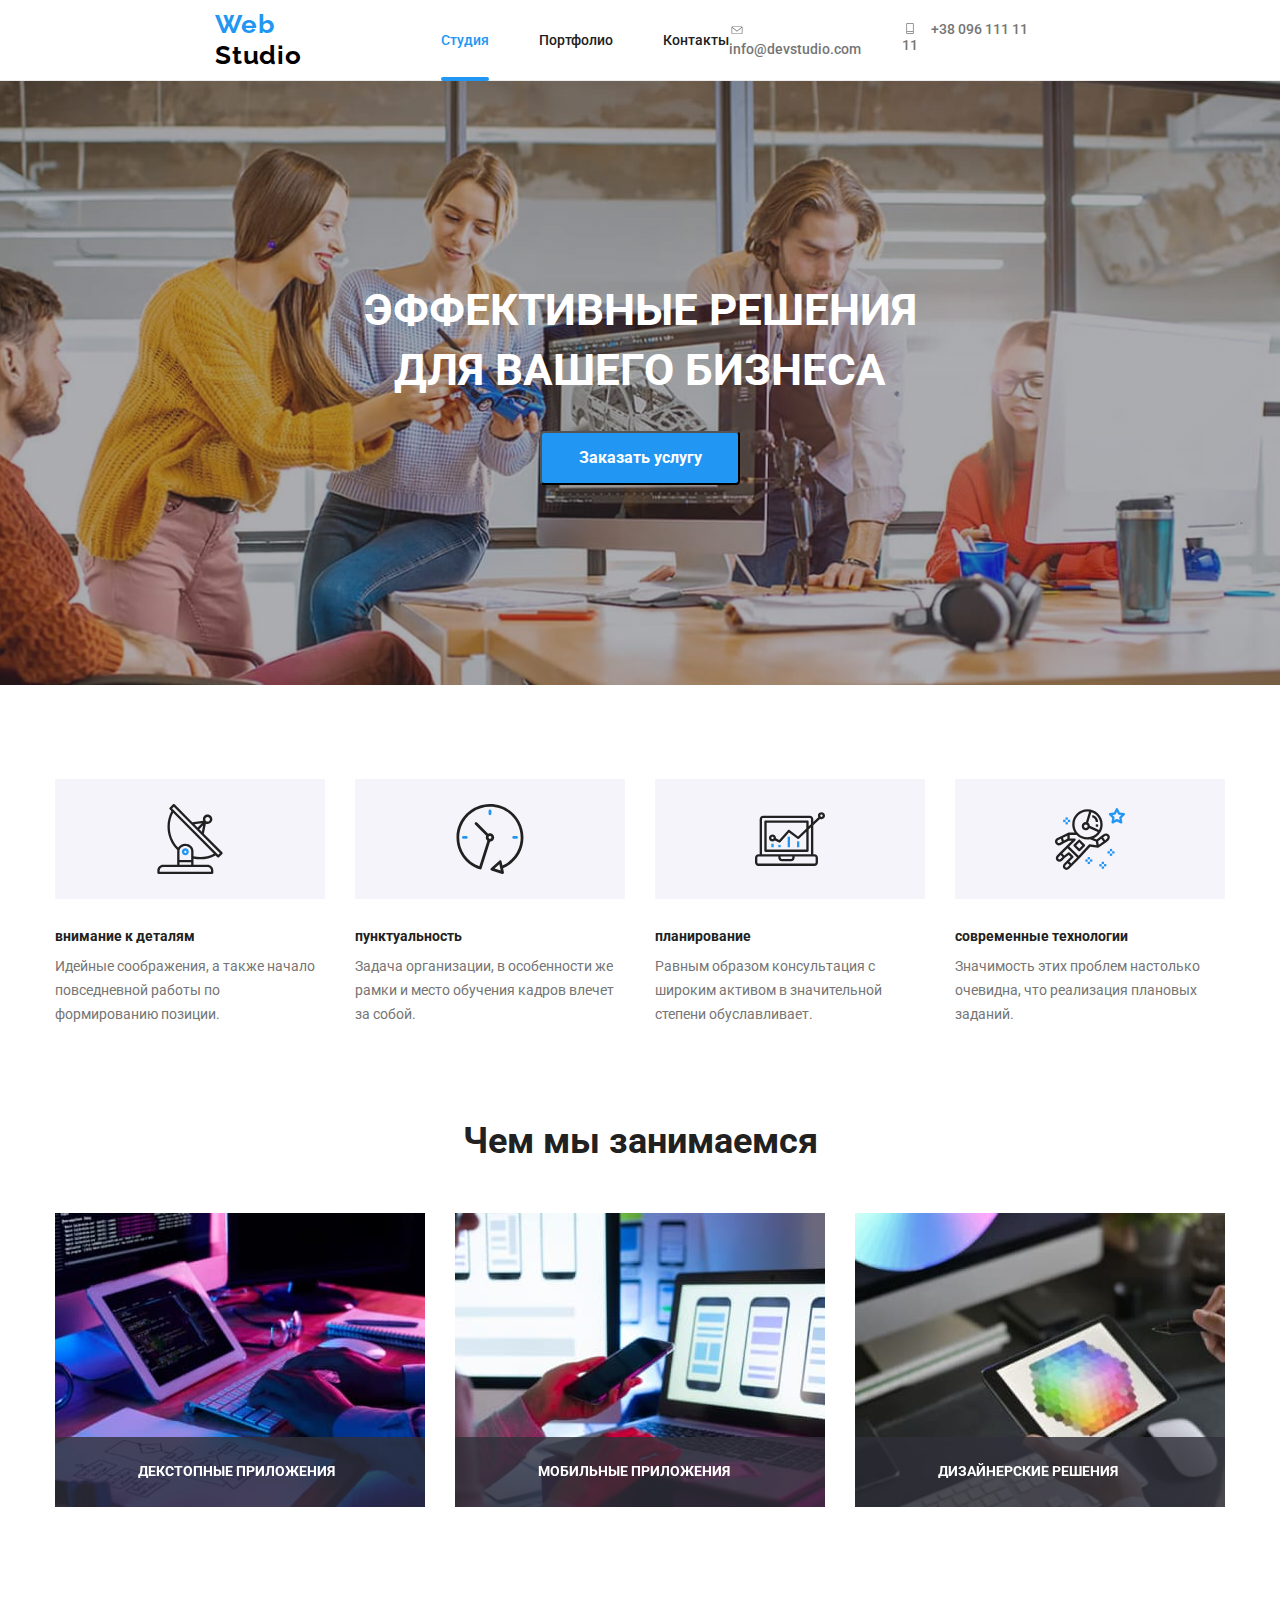
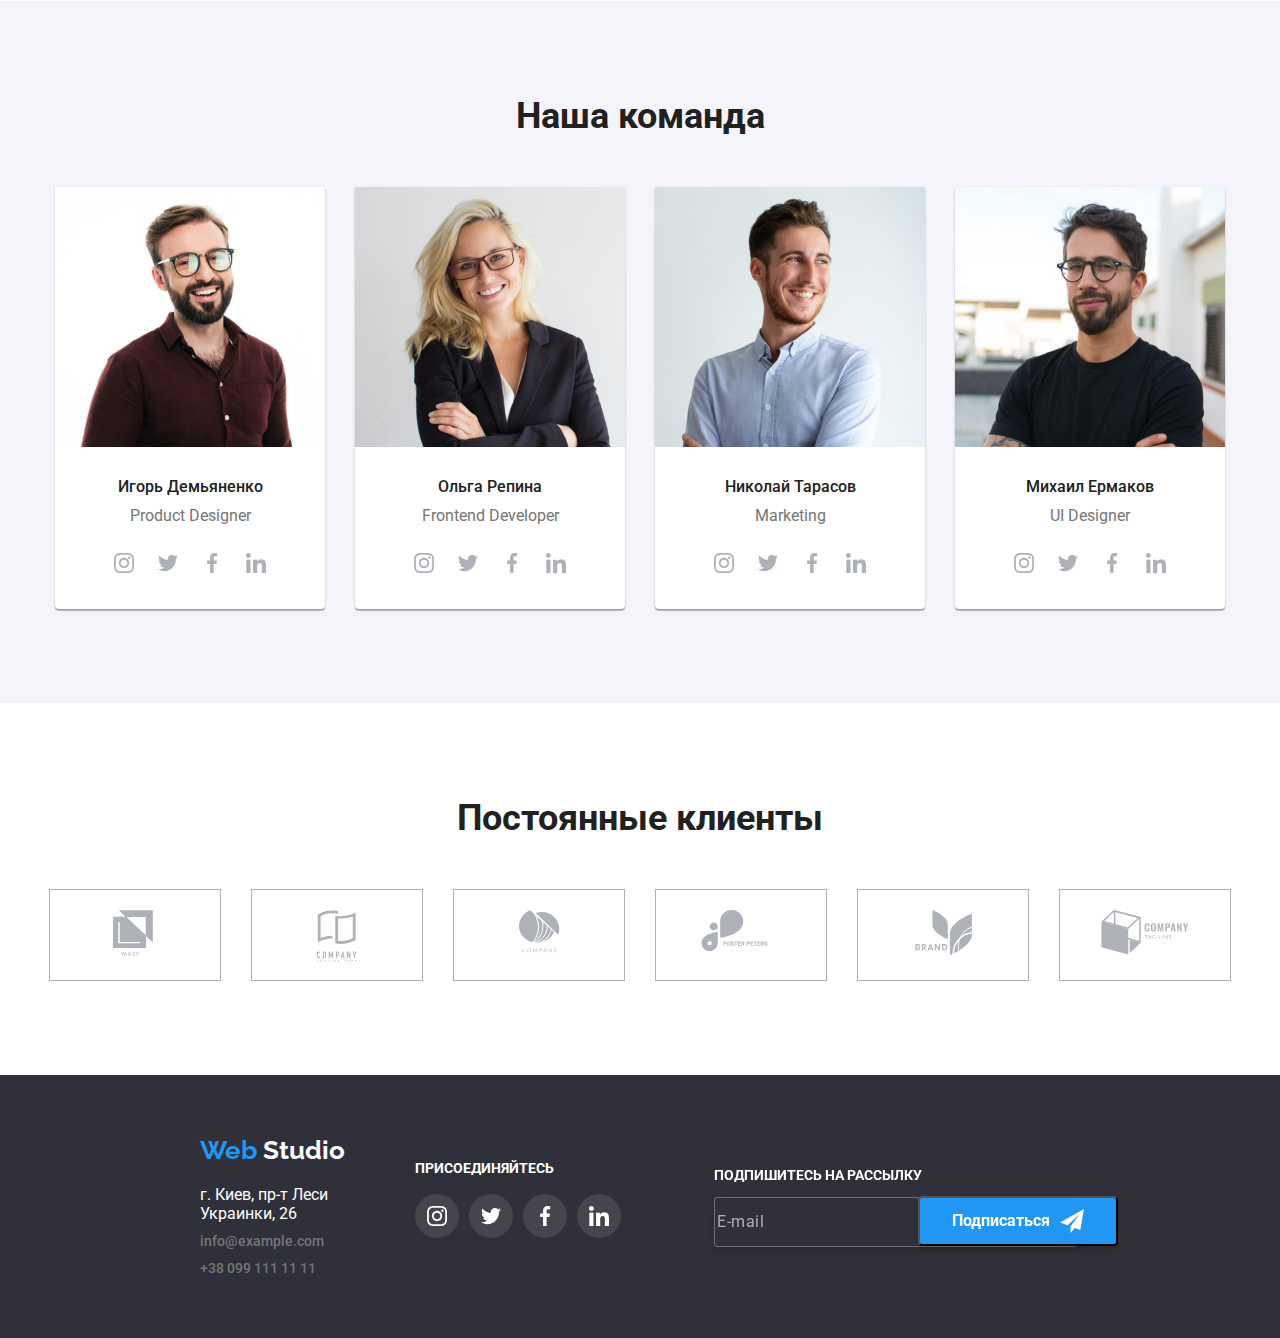
<file: index.html>
<!DOCTYPE html>
<html lang="ru">
  <head>
    <meta charset="UTF-8" />
    <meta name="viewport" content="width=device-width, initial-scale=1.0" />
    <title>Web Studio</title>
    <link
      href="https://fonts.googleapis.com/css2?family=Raleway:wght@700&family=Roboto:wght@400;500;700&display=swap"
      rel="stylesheet"
    />
    <link rel="stylesheet" href="./css/normalize.css" />
    <link rel="stylesheet" href="./css/styles.css" />
  </head>

  <body>
    <header>
      <div class="header-container">
        <a href="./index.html" class="logo">
          <span class="part-of-logo">Web </span> Studio
        </a>
        <nav>
          <ul class="site-nav list">
            <li class="item">
              <a href="./index.html" class="site-nav-link current">Студия</a>
            </li>
            <li class="item">
              <a href="./portfolio.html" class="site-nav-link">Портфолио</a>
            </li>
            <li class="item">
              <a href="#" class="site-nav-link">Контакты</a>
            </li>
          </ul>
        </nav>
        <ul class="list contacts-list">
          <li>
            <a class="contacts-link" href="mailto:info@devstudio.com">
              <svg class="contacts-item">
                <use href="./images/symbol-defs.svg#icon-envelope"></use></svg>info@devstudio.com</a
            >
          </li>
        
            <a class="contacts-link" href="tel:+380961111111"
              ><svg class="contacts-item">
                <use href="./images/symbol-defs.svg#icon-smartphone"></use>
              </svg>
              +38 096 111 11 11</a
            >
          </li>
        </ul>
      </div>
    </header>

    <main>
      <section class="hero overlay">
        <h1 class="hero-title">
          эффективные решения <br />
          для вашего бизнеса
        </h1>
        <button data-modal-open class="open-button">Заказать услугу</button>
        <div class="backdrop is-hidden" data-modal>
        
     <div class="modal">
      
          <form class="modal-form">
           <button data-modal-close class="close-button">
            <svg class="button-icon">
              <use href="./images/button.svg"></use>
            </svg>
           </button>
            <b class="form-header">Оставьте свои данные, мы вам перезвоним </b>
            <div class="modal-field">
            <label class="label" for="name">Имя</label>
              <input class="field" type="text" name="name" id="name">
              <svg class="name-svg"  width="12px" height="12px">
                <use href="./images/symbol-defs.svg#name-icon"></use>
              </svg>
            
</div>
<div class="modal-field">
              <label class="label" for="tel">Телефон</label>
              <input class="field" type="tel" name="tel" id="tel">
              <svg class="tel-svg" width="12px" height="12px">
                <use href="./images/symbol-defs.svg#tel-icon"></use>
              </svg>
</div>
<div class="modal-field">
            <label class="label" for="email">Почта</label>
            <input class="field" type="email" name="email" id="email">
            <svg class="mail-svg" width="12px" height="12px">
              <use href="../images/symbol-defs.svg#mail-icon"></use>
            </svg>
</div>
<div class= "modal-field">
          <label class="label" for="comment">Комментарий</label>
            <textarea class="comment-field" name="comment" id="comment" rows="10" placeholder="Введите текст"></textarea>
</div>
<div class="checkbox-field">
    <input class="checkbox" type="checkbox" name="checkbox" id="checkbox" value="policy" > 
  <label class="policy-label" for="checkbox">Соглашаюсь с рассылкой и принимаю <span><a class="form-link" href="">Условия договора</a></span></label>
            </div>
            <div class="button-field">
  <button class="form-button" type="submit">Отправить</button>
  </div>
            
          </form>
        </div>
        </div>
      </section>
      <section class="container">
        <h2 class="visually-hidden">преимущества</h2>
        <ul class="advantages-list">
          <li class="advantages-list-items list">
            <div class="background">
            <svg class="advantages-items" width="70px" height="70px">
              <use href="./images/symbol-defs.svg#icon-antenna"></use>
            </svg>
            </div>
            <h3 class="advantages-title">внимание к деталям</h3>
            <p class="descriptions">
              Идейные соображения, а также начало повседневной работы по
              формированию позиции.
              
            
            </p>
            
          </li>
          <li class="advantages-list-items list">
            <div class="background">
            <svg class="advantages-items" >
              <use href="./images/symbol-defs.svg#icon-clock"></use>
            </svg>
            </div>
            <h3 class="advantages-title">пунктуальность</h3>
            <p class="descriptions">
              Задача организации, в особенности же рамки и место обучения кадров
              влечет за собой.
            </p>
          </li>
          <li class="advantages-list-items list">
            <div class="background">
            <svg class="advantages-items">
              <use href="./images/symbol-defs.svg#icon-diagram"></use>
            </svg>
            </div>
            <h3 class="advantages-title">планирование</h3>
            <p class="descriptions">
              Равным образом консультация с широким активом в значительной
              степени обуславливает.
            </p>
          </li>
          <li class="advantages-list-items list">
            <div class="background">
            <svg class="advantages-items" >
              <use href="./images/symbol-defs.svg#icon-astronaut"></use>
            </svg>
            </div>
            <h3 class="advantages-title">современные технологии</h3>
            <p class="descriptions">
              Значимость этих проблем настолько очевидна, что реализация
              плановых заданий.
            </p>
          </li>
        </ul>
      </section>

      <section class="container">
        <h2 class="section-title">Чем мы занимаемся</h2>
        <ul class="list what-we-do-list">
          <li class="what-we-do-items">
            <div class="layer">
            <img
              src="./images/img1.jpg"
              alt="ноутбук"
              height="294"
              width="370"
            />
           <div class="layer-text">декстопные приложения</div>
            </div>
          </li>
          <li class="what-we-do-items">
            <div class="layer">
            <img
              src="./images/img2.jpg"
              alt="мобильный телефон"
              height="294"
              width="370"
            />
            <div class="layer-text">мобильные приложения</div>
            </div>
          </li>
          <li class="what-we-do-items">
            <div class="layer">
            <img
              src="./images/img3.jpg"
              alt="монитор"
              height="294"
              width="370"
            />
            <div class="layer-text">дизайнерские решения</div>
            </div>
          </li>
        </ul>
      </section>

      <section>
        <div class="team-container">
          <h2 class="section-title team">Наша команда</h2>
          <ul class="list team-list">
            <li class="team-list-item">
              <img
                src="./images/Игорь.jpg"
                alt="Игорь"
                height="260"
                width="270"
              />
              <h3 class="names-item">Игорь Демьяненко</h3>
              <p class="jobs">Product Designer</p>
              <ul class="list social-links-list">
                <li>
                  <a class="social-links" href="#">
                    <svg class="social-links-svg">
                      <use href="./images/symbol-defs.svg#icon-instagram"></use>
                    </svg>
                  </a>
                </li>
                <li>
                  <a class="social-links" href="#">
                    <svg class="social-links-svg">
                      <use href="./images/symbol-defs.svg#icon-twitter"></use>
                    </svg>
                  </a>
                </li>
                <li>
                  <a class="social-links" href="#">
                    <svg class="social-links-svg">
                      <use href="./images/symbol-defs.svg#icon-facebook"></use>
                    </svg>
                  </a>
                </li>
                <li>
                  <a class="social-links" href="#">
                    <svg class="social-links-svg">
                      <use href="./images/symbol-defs.svg#icon-linkedin"></use>
                    </svg>
                  </a>
                </li>
              </ul>
            </li>

            <li class="team-list-item">
              <img
                src="./images/Ольга.jpg"
                alt="Ольга"
                height="260"
                width="270"
              />
              <h3 class="names-item">Ольга Репина</h3>
              <p class="jobs">Frontend Developer</p>
              <ul class="list social-links-list">
                <li>
                  <a class="social-links" href="#">
                    <svg class="social-links-svg">
                      <use href="./images/symbol-defs.svg#icon-instagram"></use>
                    </svg>
                  </a>
                </li>
                <li>
                  <a class="social-links" href="#">
                    <svg class="social-links-svg">
                      <use href="./images/symbol-defs.svg#icon-twitter"></use>
                    </svg>
                  </a>
                </li>
                <li>
                  <a class="social-links" href="#">
                    <svg class="social-links-svg">
                      <use href="./images/symbol-defs.svg#icon-facebook"></use>
                    </svg>
                  </a>
                </li>
                <li>
                  <a class="social-links" href="#">
                    <svg class="social-links-svg">
                      <use href="./images/symbol-defs.svg#icon-linkedin"></use>
                    </svg>
                  </a>
                </li>
              </ul>
            </li>

            <li class="team-list-item">
              <img
                src="./images/Николай.jpg"
                alt="Николай"
                height="260"
                width="270"
              />
              <h3 class="names-item">Николай Тарасов</h3>
              <p class="jobs">Marketing</p>
              <ul class="list social-links-list">
                <li>
                  <a class="social-links" href="#">
                    <svg class="social-links-svg">
                      <use href="./images/symbol-defs.svg#icon-instagram"></use>
                    </svg>
                  </a>
                </li>
                <li>
                  <a class="social-links" href="#">
                    <svg class="social-links-svg">
                      <use href="./images/symbol-defs.svg#icon-twitter"></use>
                    </svg>
                  </a>
                </li>
                <li>
                  <a class="social-links" href="#">
                    <svg class="social-links-svg">
                      <use href="./images/symbol-defs.svg#icon-facebook"></use>
                    </svg>
                  </a>
                </li>
                <li>
                  <a class="social-links" href="#">
                    <svg class="social-links-svg">
                      <use href="./images/symbol-defs.svg#icon-linkedin"></use>
                    </svg>
                  </a>
                </li>
              </ul>
            </li>

            <li class="team-list-item">
              <img
                src="./images/Михаил.jpg"
                alt="Михаил"
                height="260"
                width="270"
              />
              <h3 class="names-item">Михаил Ермаков</h3>
              <p class="jobs">UI Designer</p>
              <ul class="list social-links-list">
                <li>
                  <a class="social-links" href="#">
                    <svg class="social-links-svg">
                      <use href="./images/symbol-defs.svg#icon-instagram"></use>
                    </svg>
                  </a>
                </li>
                <li>
                  <a class="social-links" href="#">
                    <svg class="social-links-svg">
                      <use href="./images/symbol-defs.svg#icon-twitter"></use>
                    </svg>
                  </a>
                </li>
                <li>
                  <a class="social-links" href="#">
                    <svg class="social-links-svg">
                      <use href="./images/symbol-defs.svg#icon-facebook"></use>
                    </svg>
                  </a>
                </li>
                <li>
                  <a class="social-links" href="#">
                    <svg class="social-links-svg">
                      <use href="./images/symbol-defs.svg#icon-linkedin"></use>
                    </svg>
                  </a>
                </li>
              </ul>
            </li>
          </ul>
        </div>
      </section>

      <section class="container">
        <h2 class="section-title">Постоянные клиенты</h2>
        <ul class="list clients-list">
          <li class="clients"><a href="#" class="clients-link">
            <svg class="clients-svg" width="44px" height="49px">
              <use href="./images/symbol-defs.svg#icon-logo1"></use>
            </svg>
          </a></li>
          <li class="clients"><a href="#" class="clients-link">
            <svg class="clients-svg"width="40px" height="52px" >
              <use href="./images/symbol-defs.svg#icon-logo2"></use>
            </svg>
          </a></li>
          <li class="clients"><a href="#" class="clients-link">
            <svg class="clients-svg" width="41px" height="43px">
              <use href="./images/symbol-defs.svg#icon-logo3"></use>
            </svg>
          </a></li>
          <li class="clients"><a href="#" class="clients-link">
            <svg class="clients-svg"width="80px" height="42px" >
              <use href="./images/symbol-defs.svg#icon-logo4"></use>
            </svg>
          </a></li>
          <li class="clients"><a href="#" class="clients-link"><svg class="clients-svg"width="59px" height="45px" >
            <use href="./images/symbol-defs.svg#icon-logo5"></use>
          </svg></a></li>
          <li class="clients"><a href="#" class="clients-link">
            <svg class="clients-svg"width="90px" height="45px" >
              <use href="./images/symbol-defs.svg#icon-logo6"></use>
            </svg>
          </a></li>
        </ul>
      </section>
    </main>

    <footer class="footer">
      <div class="contacts-footer">
        <a href="./index.html" class="logo-footer">
          <span class="part-of-logo">Web </span> Studio
        </a>

        <p class="adress">г. Киев, пр-т Леси Украинки, 26</p>

        <ul class="list contacts-footer-list">
          <li class="contacts-footer-item">
            <a href="mail" class="contacts-footer-link">info@example.com</a>
          </li>
          <li class="contacts-footer-item">
            <a href="tel:+380991111111" class="contacts-footer-link"
              >+38 099 111 11 11</a
            >
          </li>
        </ul>
      </div>

      <div class="join-us-container">
        <b class="join-us">присоединяйтесь</b>
        <ul class="list footer-list">
          <li>
            <a class="footer-links" href="#" target="blank" rel="noopener norefferer">
              <svg class="footer-svg">
                <use href="./images/symbol-defs.svg#icon-instagram"></use>
              </svg>
            </a>
          </li>
          <li>
            <a class="footer-links" href="#" target="blank" rel="noopener norefferer">
              <svg class="footer-svg">
                <use href="./images/symbol-defs.svg#icon-twitter"></use>
              </svg>
            
            </a>
          </li>
          <li>
            <a class="footer-links" href="#" target="blank" rel="noopener norefferer">
              
            <svg class="footer-svg">
              <use href="./images/symbol-defs.svg#icon-facebook"></use>
            </svg>
            </a>
          </li>
          <li>
            <a class="footer-links" href="#" target="blank" rel="noopener norefferer">
              
              <svg class="footer-svg" class="footer-contacts">
                <use href="./images/symbol-defs.svg#icon-linkedin"></use>
              </svg>
            </a>
          </li>
        </ul>
      </div>

   
      <form class="footer-form-container">
        <label class="footer-label" for="footer-form" class="join-us">подпишитесь на рассылку</label>
<input class="footer-form" type="email" name="email" id="footer-form" placeholder="E-mail">
<button class="footer-button">Подписаться<svg class="footer-icon">
    <use href="./images/symbol-defs.svg#footer-icon"></use>
  </svg>
</button>
      </form>
      
    </footer>
    <script src="./js/modal.js"></script>
  </body>
</html>
</file>
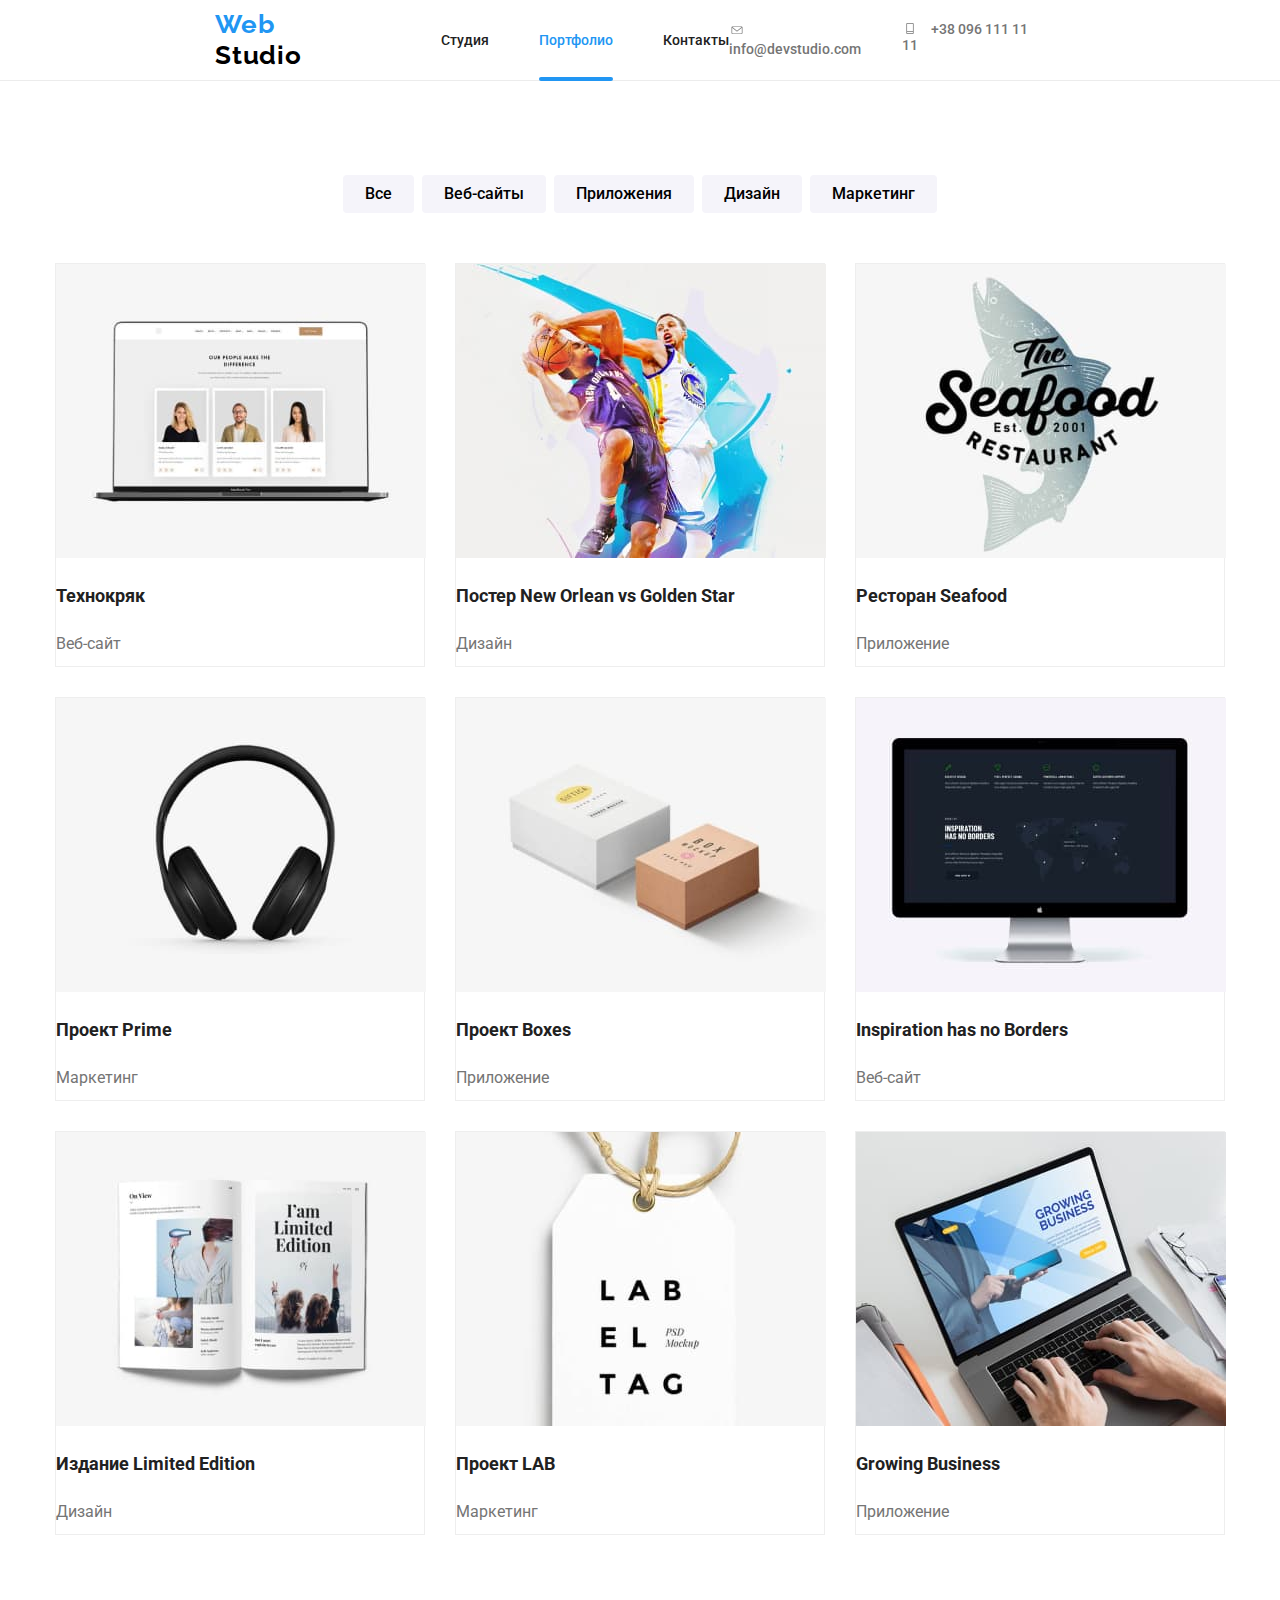
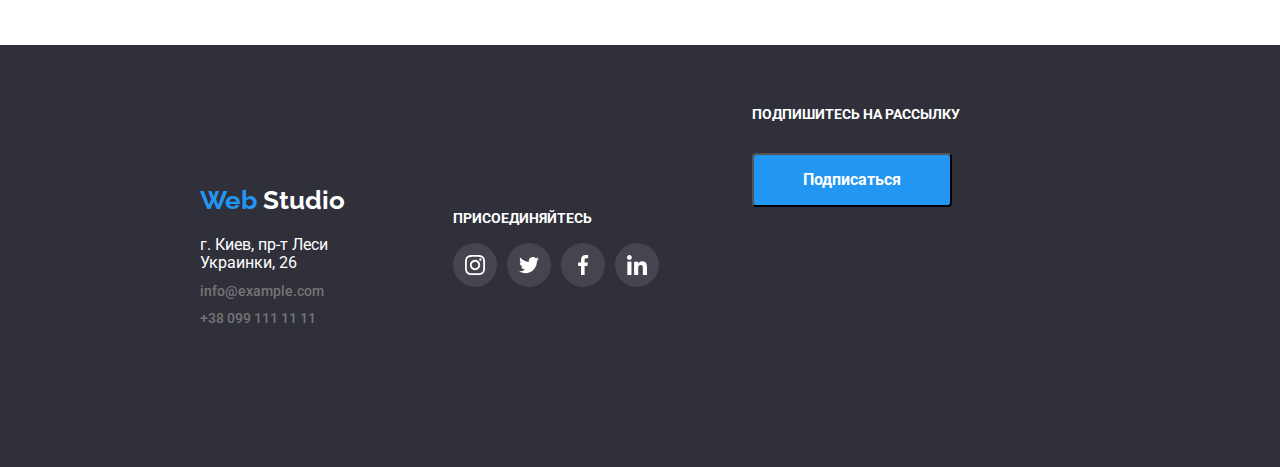
<file: portfolio.html>
<!DOCTYPE html>
<html lang="ru">
  <head>
    <meta charset="UTF-8" />
    <meta name="viewport" content="width=device-width, initial-scale=1.0" />
    <title>Портфолио</title>
    <link
      href="https://fonts.googleapis.com/css2?family=Raleway:wght@700&family=Roboto:wght@400;500;700&display=swap"
      rel="stylesheet"
    />
    <link rel="stylesheet" href="./css/normalize.css" />
    <link rel="stylesheet" href="./css/styles.css" />
  </head>

  <body class="portfolio">
    <header>
      <div class="header-container">
        <a href="./index.html" class="logo">
          <span class="part-of-logo">Web </span> Studio
        </a>
        <nav>
          <ul class="site-nav list">
            <li class="item">
              <a href="./index.html" class="site-nav-link">Студия</a>
            </li>
            <li class="item">
              <a href="./portfolio.html" class="site-nav-link current">Портфолио</a>
            </li>
            <li class="item">
              <a href="#" class="site-nav-link">Контакты</a>
            </li>
          </ul>
        </nav>
        <ul class="list contacts-list">
          <li>
            <a class="contacts-link" href="mailto:info@devstudio.com">
              <svg class="contacts-item">
                <use href="./images/symbol-defs.svg#icon-envelope"></use>
              </svg>info@devstudio.com</a>
          </li>
    
          <a class="contacts-link" href="tel:+380961111111"><svg class="contacts-item">
              <use href="./images/symbol-defs.svg#icon-smartphone"></use>
            </svg>
            +38 096 111 11 11</a>
          </li>
        </ul>
      </div>
    </header>
    <main>
      <section class="portfolio-container">
        <h1 hidden>примеры работ</h1>
        <ul class="list button-list">
          <li class="button-items">
            <button type="button" class="examples-button">Все</button>
          </li>
          <li class="button-items">
            <button type="button" class="examples-button">Веб-сайты</button>
          </li>
          <li class="button-items">
            <button type="button" class="examples-button">Приложения</button>
          </li>
          <li class="button-items">
            <button type="button" class="examples-button">Дизайн</button>
          </li>
          <li>
            <button type="button" class="examples-button">Маркетинг</button>
          </li>
        </ul>
      </section>

      <section class="container">
        <h1 hidden>все работы</h1>
        <ul class="list porfolio-list">
          <li class="portfolio-items">
            <a href="" class="porfolio-links">
              <div class="portfolio-card">
                <div class="text">Технокряк это современная площадка распространения коронавируса.
                Компании используют эту платформу для цифрового шпионажа и атак
                на защищённые сервера конкурентов.</div>
              <img src="./portfolio-images/img1.jpg" alt="" />
</div>
              <h2 class="porfolio-title">Технокряк</h2>
              <p class="porfolio-type">Веб-сайт</p>
            </a>
          </li>
          <li class="portfolio-items">
            <a href="" class="porfolio-links">
              <div class="portfolio-card">
                <p class="text">Технокряк это современная площадка распространения коронавируса.
                Компании используют эту платформу для цифрового шпионажа и атак
                на защищённые сервера конкурентов.</p>
              <img src="./portfolio-images/img2.jpg" alt="" />
</div>
              <h2 class="porfolio-title">Постер New Orlean vs Golden Star</h2>
              <p class="porfolio-type">Дизайн</p>
              
            </a>
          </li>
          <li class="portfolio-items">
            <a href="" class="porfolio-links">
              <div class="portfolio-card">
              <p class="text">
                Технокряк это современная площадка распространения коронавируса.
                Компании используют эту платформу для цифрового шпионажа и атак
                на защищённые сервера конкурентов.
              </p>
              <img src="./portfolio-images/img3.jpg" alt="" />
</div>
              <h2 class="porfolio-title">Ресторан Seafood</h2>
              <p class="porfolio-type">Приложение</p>
            </a>
          </li>
          <li class="portfolio-items">
            <a href="" class="porfolio-links">
              <div class="portfolio-card">
                <p class="text">
                  Технокряк это современная площадка распространения коронавируса.
                  Компании используют эту платформу для цифрового шпионажа и атак
                  на защищённые сервера конкурентов.
                </p>
              <img src="./portfolio-images/img4.jpg" alt="" />
</div>
              <h2 class="porfolio-title">Проект Prime</h2>
              <p class="porfolio-type">Маркетинг</p>
            </a>
          </li>
          <li class="portfolio-items">
            <a href="" class="porfolio-links">
             <div class="portfolio-card">
              <p class="text">
                Технокряк это современная площадка распространения коронавируса.
                Компании используют эту платформу для цифрового шпионажа и атак
                на защищённые сервера конкурентов.
              </p>
              <img src="./portfolio-images/img5.jpg" alt="" />
</div>
              <h2 class="porfolio-title">Проект Boxes</h2>
              <p class="porfolio-type">Приложение</p>
            </a>
          </li>
          <li class="portfolio-items">
            <a href="" class="porfolio-links">
              <div class="portfolio-card">
                <p class="text">
                  Технокряк это современная площадка распространения коронавируса.
                  Компании используют эту платформу для цифрового шпионажа и атак
                  на защищённые сервера конкурентов.
                </p>
              <img src="./portfolio-images/img6.jpg" alt="" />
</div>
              <h2 class="porfolio-title">Inspiration has no Borders</h2>
              <p class="porfolio-type">Веб-сайт</p>
            </a>
          </li>
          <li class="portfolio-items">
            <a href="" class="porfolio-links">
              <div class="portfolio-card">
                <p class="text">
                  Технокряк это современная площадка распространения коронавируса.
                  Компании используют эту платформу для цифрового шпионажа и атак
                  на защищённые сервера конкурентов.
                </p>
              <img src="./portfolio-images/img7.jpg" alt="" />
</div>
              <h2 class="porfolio-title">Издание Limited Edition</h2>
              <p class="porfolio-type">Дизайн</p>
            </a>
          </li>
          <li class="portfolio-items">
            <a href="" class="porfolio-links">
              <div class="portfolio-card">
                <p class="text">
                  Технокряк это современная площадка распространения коронавируса.
                  Компании используют эту платформу для цифрового шпионажа и атак
                  на защищённые сервера конкурентов.
                </p>
              <img src="./portfolio-images/img8.jpg" alt="" />
</div>
              <h2 class="porfolio-title">Проект LAB</h2>
              <p class="porfolio-type">Маркетинг</p>
            </a>
          </li>
          <li class="portfolio-items">
            <a href="" class="porfolio-links">
              <div class="portfolio-card">
                <p class="text">
                  Технокряк это современная площадка распространения коронавируса.
                  Компании используют эту платформу для цифрового шпионажа и атак
                  на защищённые сервера конкурентов.
                </p>
              <img src="./portfolio-images/img9.jpg" alt="" />
</div>
              <h2 class="porfolio-title">Growing Business</h2>
              <p class="porfolio-type">Приложение</p>
            </a>
          </li>
        </ul>
      </section>
    </main>
<footer class="footer">
  <div class="contacts-footer">
    <a href="./index.html" class="logo-footer">
      <span class="part-of-logo">Web </span> Studio
    </a>

    <p class="adress">г. Киев, пр-т Леси Украинки, 26</p>

    <ul class="list contacts-footer-list">
      <li class="contacts-footer-item">
        <a href="mail" class="contacts-footer-link">info@example.com</a>
      </li>
      <li class="contacts-footer-item">
        <a href="tel:+380991111111" class="contacts-footer-link">+38 099 111 11 11</a>
      </li>
    </ul>
  </div>

  <div class="join-us-container">
    <b class="join-us">присоединяйтесь</b>
    <ul class="list footer-list">
      <li>
        <a class="footer-links" href="#" target="blank" rel="noopener norefferer">
          <svg class="footer-svg">
            <use href="./images/symbol-defs.svg#icon-instagram"></use>
          </svg>
        </a>
      </li>
      <li>
        <a class="footer-links" href="#" target="blank" rel="noopener norefferer">
          <svg class="footer-svg">
            <use href="./images/symbol-defs.svg#icon-twitter"></use>
          </svg>

        </a>
      </li>
      <li>
        <a class="footer-links" href="#" target="blank" rel="noopener norefferer">

          <svg class="footer-svg">
            <use href="./images/symbol-defs.svg#icon-facebook"></use>
          </svg>
        </a>
      </li>
      <li>
        <a class="footer-links" href="#" target="blank" rel="noopener norefferer">

          <svg class="footer-svg" class="footer-contacts">
            <use href="./images/symbol-defs.svg#icon-linkedin"></use>
          </svg>
        </a>
      </li>
    </ul>
  </div>
  <div class="form-container">
    <b class="join-us">подпишитесь на рассылку</b>
    <button class="open-button">Подписаться</button>
  </div>
</footer>
  </body>
</html>
</file>
<file: css/styles.css>
/*ПАЛИТРА*/

:root {
  --accent-color: #2196f3;
  --main-color: #757575;
  --dark-color: #212121;
  --white-color: #ffffff;
  --overlay-color: #f5f4fa;
  --timing-function: cubic-bezier(0.4, 0, 0.2, 1);
}

/*ОБЩИЕ НАСТРОЙКИ*/

.visually-hidden {
  position: absolute !important;
  clip: rect(1px 1px 1px 1px);
  /*i=IE6, IE7*/
  clip: rect(1px 1px 1px 1px);
  padding: 0 !important;
  border: 0 !important;
  height: 1px !important;
  width: 1px !important;
  overflow: hidden;
}

body {
  font-family: Roboto, sans-serif;
  color: var(--main-color);
  box-sizing: border-box;
  margin: 0;
}

img {
  display: block;
  margin: 0;
}

/*ШАПКА*/

.header-container {
  display: flex;
  margin-left: auto;
  margin-right: auto;
  align-items: center;
  border-bottom: 1px solid #ececec;
  width: 100%;
  height: 80px;
}

.logo {
  font-family: Raleway;
  font-weight: bold;
  font-size: 26px;
  line-height: 1.2;
  letter-spacing: 0.03em;
  text-decoration: none;
  color: #000000;
  margin-right: 85px;
  padding-left: 215px;
}

.part-of-logo {
  color: var(--accent-color);
}

.list {
  list-style: none;
  padding: 0;
}

.site-nav {
  display: flex;
  margin: 0;
}

.site-nav .item:not(:last-child) {
  margin-right: 50px;
}

.site-nav-link {
  position: relative;
  text-decoration: none;
  color: #212121;
  font-family: Roboto;
  font-weight: 500;
  font-size: 14px;
  letter-spacing: 2%;
  margin: 0;
  transition-property: color;
  transition-duration: 250ms;
  transition-timing-function: var(--timing-function);
}
.site-nav-link.current::after {
  position: absolute;
  top: 45px;
  content: "";
  display: block;
  width: 100%;
  height: 4px;
  border-radius: 2px;
  border-color: var(--accent-color);
  background-color: var(--accent-color);
}

.site-nav-link:hover,
.site-nav-link:focus,
.site-nav-link.site-nav-link.current,
.contacts-link:hover,
.contacts-link:focus {
  color: var(--accent-color);
}

.contacts-list {
  display: flex;
  margin-left: auto;
}

.contacts-link {
  text-decoration: none;
  color: var(--main-color);
  font-weight: 500;
  font-size: 14px;
  line-height: 1.14;
  letter-spacing: 2%;
  margin-right: 30px;
  transition-property: color;
  transition-duration: 250ms;
  transition-timing-function: var(--timing-function);
}

.contacts-link:hover,
.contacts-link:focus {
  --color2: var(--accent-color);
}

.contacts-item {
  margin-right: 10px;
  width: 16px;
  height: 11px;
  fill: currentColor;
}

.contacts-list :nth-child(an + b = 2n) {
  margin-right: 30px;
}

.contacts-list:last-child {
  padding-right: 215px;
}
.button-list {
  display: flex;
  justify-content: center;
  margin: 0;
}

/*ПОРТФОЛИО*/

.porfolio {
  color: var(--dark-color);
  background-color: var(--white-color);
}

.portfolio-container {
  margin-top: 94px;
  margin-left: auto;
  margin-right: auto;
  padding-bottom: 50px;
  width: 1170px;
  padding-left: 15px;
  padding-right: 15px;
}

.button-items:not(:last-child) {
  margin-right: 8px;
}

.examples-button {
  font-weight: 500;
  font-size: 16px;
  line-height: 1.6;
  letter-spacing: 3%;
  border-radius: 4px;
  padding: 6px 22px;
  background-color: var(--overlay-color);
  border-width: 0;
  transition-property: color;
  transition-duration: 250ms;
  transition-timing-function: var(--timing-function);
}

.examples-button:hover,
.examples-button:focus {
  background-color: var(--accent-color);
  color: var(--white-color);
  box-shadow: 0px 3px 1px rgba(0, 0, 0, 0.1), 0px 1px 2px rgba(0, 0, 0, 0.08),
    0px 2px 2px rgba(0, 0, 0, 0.12);
}
.porfolio-list {
  display: flex;
  flex-wrap: wrap;
  margin-top: 0;
}

.portfolio-items {
  width: 368px;
  max-height: 402px;
  margin-right: 30px;
  margin-bottom: 30px;
  border: 1px solid #eeeeee;
}
.portfolio-items:hover {
  box-shadow: 0px 1px 1px rgba(0, 0, 0, 0.12), 0px 4px 4px rgba(0, 0, 0, 0.06),
    1px 4px 6px rgba(0, 0, 0, 0.16);
}
.portfolio-items:nth-child(3n) {
  margin-right: 0;
}

.portfolio-items:nth-last-child(-n + 3) {
  margin-bottom: 0;
}

.porfolio-links {
  text-decoration: none;
}
.portfolio-card {
  position: relative;
}
.text {
  position: absolute;
  margin-left: auto;
  padding: 63px 24px;
  width: 322px;
  height: 168px;
  font-size: 18px;
  line-height: 1.56;
  letter-spacing: 0.03em;
  color: var(--white-color);
  margin: 0;
  background-color: rgba(33, 150, 243, 0.9);
  transform: translateY(100%);
  transition: transform 250ms var(--timing-function);
  opacity: 0;
}
.portfolio-items:hover .portfolio-card,
.portfolio-items:hover .text {
  opacity: 1;
  transform: translateY(0);
}
.porfolio-title {
  color: var(--dark-color);
  font-weight: 700;
  font-size: 18px;
  line-height: 2;
  letter-spacing: 6%;
  margin-top: 20px;
  margin-bottom: 20px;
}

.porfolio-type {
  font-size: 16px;
  line-height: 1.2;
  letter-spacing: 3%;
  color: var(--main-color);
  margin-bottom: 20px;
}

.logo-footer {
  font-family: Raleway, sans-serif;
  color: #ffffff;
  font-weight: 700;
  font-size: 26px;
  line-height: 1.2;
  text-decoration: none;
}

/*MAIN СТУДИЯ*/

.section-title {
  color: var(--dark-color);
  font-weight: 700;
  font-size: 36px;
  line-height: 1.17;
  letter-spacing: 3%;
  text-align: center;
  margin: 0;
}

.team-list,
.what-we-do-list,
.clients-list {
  margin-top: 50px;
  margin-bottom: 0;
  padding: 0;
}

.container {
  margin-left: auto;
  margin-right: auto;
  padding-bottom: 94px;
  width: 1170px;
  padding-left: 15px;
  padding-right: 15px;
}

.hero {
  margin-bottom: 94px;
  text-align: center;
  margin-left: auto;
  margin-right: auto;
  background-color: var(--dark-color);
}
.overlay {
  min-height: 600px;
  max-width: 1600px;
  margin-left: auto;
  margin-right: auto;
  background-image: linear-gradient(
      to right,
      rgba(47, 48, 58, 0.4),
      rgba(47, 48, 58, 0.4)
    ),
    url(../images/hero.jpg);
  background-size: cover;
  background-position: center;
}

.hero-title {
  font-size: 44px;
  text-transform: uppercase;
  line-height: 1.36;
  text-align: Center;
  letter-spacing: 6%;
  padding-top: 200px;
  margin: 0;
}

.advantages-list {
  margin: 0;
  padding: 0;
  display: flex;
}

.advantages-list-items {
  margin-right: 30px;
}

.advantages-list-items:last-child {
  margin-right: 0;
}

.advantages-title {
  color: var(--dark-color);
  font-weight: 700;
  font-size: 14px;
  line-height: 1.14;
  letter-spacing: 3%;
  margin-top: 30px;
  margin-bottom: 10px;
}
.advantages-items {
  display: block;
  width: 70px;
  height: 70px;
  padding-top: 25px;
  padding-bottom: 25px;
  margin-right: auto;
  margin-left: auto;
}

.background {
  background-color: var(--overlay-color);
  background-position: center;
  width: 270px;
  height: 120px;
}

.what-we-do-list {
  display: flex;
}

.what-we-do-items:not(:last-child) {
  margin-right: 30px;
}
.layer {
  position: relative;
}
.layer-text {
  position: absolute;
  text-transform: uppercase;
  font-weight: 700;
  font-size: 14px;
  line-height: 1.14;
  letter-spacing: 3%;
  margin: 0;
  bottom: 27px;
  left: 83px;
  color: var(--white-color);
}

.layer:before {
  content: "";
  position: absolute;
  background: rgba(47, 48, 58, 0.8);
  width: 100%;
  height: 70px;
  bottom: 0;
  display: flex;
}

.open-button {
  background-color: var(--accent-color);
  color: var(--white-color);
  font-weight: 700;
  font-size: 16px;
  line-height: 1.9;
  letter-spacing: 6%;
  border-radius: 4px;
  padding: 10px 32px;
  min-width: 200px;
  text-align: center;
  margin-bottom: 200px;
  margin-top: 30px;
  cursor: pointer;
}

.close-button {
  display: block;
  width: 30px;
  height: 30px;
  border: 1px solid rgba(0, 0, 0, 0.2);
  border-radius: 50%;
  background-color: #fff;
  margin-left: auto;
  margin-right: 8px;
  margin-top: 8px;
}
.button-icon {
  width: 11px;
  height: 11px;
}
textarea {
  resize: none;
}

.modal-form {
  min-width: 528px;
  min-height: 580px;
}
.form-header {
  display: block;
  color: var(--dark-color);
  font-size: 20px;
  line-height: 1.15;
  letter-spacing: 0.03em;
  margin-bottom: 2px;
  padding-top: 40px;
  text-align: center;
}

.field {
  height: 40px;
  width: 448px;
  border: 1px solid rgba(33, 33, 33, 0.2);
  border-radius: 4px;
  padding: 0;
  cursor: pointer;
  padding-left: 42px;
  outline-color: var(--accent-color);
}

.modal-field {
  position: relative;
  padding-left: 40px;
  margin-top: 10px;
  display: flex;
  flex-direction: column;
}
.modal-form {
  height: 600px;
}

.name-svg,
.tel-svg,
.mail-svg {
  position: absolute;
  top: 30px;
  left: 55px;
  --color1: #000000;
}

.field:focus-within + .tel-svg {
  --color1: var(--accent-color);
}
.field:focus-within + .mail-svg {
  --color1: var(--accent-color);
}
.field:focus-within + .name-svg {
  --color1: var(--accent-color);
}

.policy-label {
  font-size: 14px;
  line-height: 1.7;
  letter-spacing: 0.03em;
  color: var(--main-color);
}
.policy-label::before {
  content: "";
  display: inline-block;
  margin-right: 8px;
  width: 12px;
  height: 11px;
  border: 2px solid var(--dark-color);
  border-radius: 3px;
}
.button-field {
  display: flex;
  padding-left: 165px;
}
.checkbox + label {
  display: inline-flex;
  align-items: center;
  user-select: none;
}
.сheckbox + label::before {
  content: "";
  display: inline-block;
  background-color: var(--accent-color);
  background-image: url(../images/icon-check.svg);
  background-size: contain;
  background-position: 50% 50%;
  background-repeat: no-repeat;
  border-color: var(--accent-color);
}
.custom-checkbox:not(:checked) + label::before {
  background-image: none;
}
.checkbox-field .custom-checkbox {
  position: absolute;
  z-index: -1;
  opacity: 0;
}
.checkbox-field {
  display: flex;
  padding-left: 40px;
  margin-top: 20px;
}
.comment-field {
  height: 120px;
  width: 489px;
  border: 1px solid rgba(33, 33, 33, 0.2);
  border-radius: 4px;
  padding: 0;
  cursor: pointer;
  outline-color: var(--accent-color);
}

.modal-field textarea::placeholder {
  font-size: 14px;
  line-height: 1.14;
  letter-spacing: 0.01em;
  color: rgba(117, 117, 117, 0.5);
}
.label {
  text-align: left;
  margin-bottom: 4px;
  font-size: 12px;
  line-height: 1.17;
  letter-spacing: 0.01em;
  color: var(--main-color);
}

.form-link {
  color: var(--accent-color);
}
.form-button {
  margin-top: 25px;
  width: 200px;
  background-color: var(--accent-color);
  color: var(--white-color);
  font-weight: 700;
  font-size: 16px;
  line-height: 1.9;
  letter-spacing: 6%;
  border-radius: 4px;
  box-shadow: 0px 4px 4px rgba(0, 0, 0, 0.15);
  padding: 10px 55px;
  min-width: 200px;
  text-align: center;
  cursor: pointer;
}

.descriptions {
  font-size: 14px;
  line-height: 1.7;
  letter-spacing: 3%;
  margin: 0;
}

.team-list {
  display: flex;
  justify-content: center;
}

.team-list-item:not(:last-child) {
  margin-right: 30px;
}
.team-list-item {
  background-color: #ffffff;
  box-shadow: 0px 2px 1px rgba(0, 0, 0, 0.2), 0px 1px 1px rgba(0, 0, 0, 0.14),
    0px 1px 3px rgba(0, 0, 0, 0.12);
  border-radius: 0px 0px 4px 4px;
}
.team-container {
  background-color: #f5f4fa;
  padding-top: 94px;
  padding-bottom: 94px;
  margin-bottom: 94px;
  margin-left: auto;
  margin-right: auto;
}
.social-links {
  display: flex;
  height: 44px;
  width: 44px;
  border-radius: 50%;
  color: #afb1b8;
  background-color: #ffffff;
  justify-content: center;
  transition-property: --color var(--timing-function),
    background-color var(--timing-function);
  transition-duration: 250ms;
}

.social-links-list {
  display: flex;
  padding-bottom: 24px;
  justify-content: center;
}
.social-links-svg {
  width: 20px;
  height: 20px;
  display: block;
  align-self: center;
  fill: currentColor;
}
.social-links:hover,
.social-links:focus {
  background-color: var(--accent-color);
  --color1: #ffffff;
  border-radius: 50%;
}

.team-title {
  margin: 0em;
  color: var(--dark-color);
  font-weight: 700;
  font-size: 36px;
  line-height: 1.17;
  letter-spacing: 3%;
}

.names-item {
  color: #212121;
  font-weight: 500;
  font-size: 16px;
  line-height: 1.2;
  text-align: Center;
  letter-spacing: 3%;
  margin-top: 30px;
  margin-bottom: 10px;
}

.jobs {
  font-size: 16px;
  line-height: 1.2;
  text-align: Center;
  letter-spacing: 3%;
  margin-top: 0;
  margin-bottom: 16px;
  color: var(--main-color);
}

.adress,
.join-us,
.button,
.variants,
.hero-title {
  color: var(--white-color);
}

.clients-list {
  display: flex;
  align-items: center;
  justify-content: center;
}
.clients:not(:last-child) {
  margin-right: 30px;
}
.clients-svg {
  display: block;
  margin-left: auto;
  margin-right: auto;
  padding-top: 20px;
}

.clients-link {
  display: block;
  background-color: #ffffff;
  width: 170px;
  height: 90px;
  border: 1px solid #afb1b8;
  color: #afb1b8;
  transition-property: --color1, border;
  transition-duration: 250ms;
  transition-timing-function: var(--timing-function);
}
.clients-link:hover,
.clients-link:focus {
  border: 1px solid var(--accent-color);
  --color1: var(--accent-color);
}
/*FOOTER*/

.footer {
  background-color: #2f303a;
  display: flex;
  align-items: center;

  padding: 60px 200px;
}

.logo-footer {
  margin-bottom: 20px;
  display: block;
}

.join-us,
.footer-label {
  font-weight: 700;
  font-size: 14px;
  line-height: 1.14;
  letter-spacing: 3%;
  margin-bottom: 20px;
  text-transform: uppercase;
  color: var(--white-color);
}
.join-us-container {
  margin-right: 83px;
}
.footer-list {
  display: flex;
  justify-content: center;
}
.footer-links {
  display: flex;
  background-position: center;
  justify-content: center;
  background-color: rgba(255, 255, 255, 0.1);
  border-radius: 50%;
  margin-right: 10px;
  width: 44px;
  height: 44px;
  transition-property: background-color;
  transition-duration: 250ms;
  transition-timing-function: var(--timing-function);
}

.footer-links:hover,
.footer-links:focus {
  background-color: var(--accent-color);
}
.footer-svg {
  --color1: #ffffff;
  width: 20px;
  height: 20px;
  display: block;
  align-self: center;
  margin: 0;
}

.adress {
  margin: 0 0 9px;
}

.contacts-footer-link {
  text-decoration: none;
  color: var(--main-color);
  font-weight: 500;
  font-size: 14px;
  line-height: 1.14;
  letter-spacing: 2%;
  transition-property: color;
  transition-duration: 250ms;
  transition-timing-function: var(--timing-function);
}
.contacts-footer {
  margin-right: 70px;
}

.contacts-footer-link:hover,
.contacts-footer-link:focus,
.contacts-item:hover,
.contacts-item:focus {
  color: var(--accent-color);
}
.contacts-footer-list {
  margin: 0;
}

.contacts-footer-item:not(:last-child) {
  margin-bottom: 9px;
}

.footer-form {
  position: relative;
  width: 358px;
  height: 46px;
  border: 1px solid rgba(255, 255, 255, 0.3);
  filter: drop-shadow(0px 4px 4px rgba(0, 0, 0, 0.15));
  border-radius: 4px;
  background: #2f303a;
  margin-top: 12px;
}
.footer-form::placeholder {
  font-size: 16px;
  line-height: 1.25;
  letter-spacing: 0.03em;
  color: rgba(255, 255, 255, 0.6);
}
.footer-container input::placeholder {
  font-size: 16px;
  line-height: 1.25;
  letter-spacing: 0.03em;
  color: rgba(255, 255, 255, 0.6);
}
.footer-form {
  color: rgba(255, 255, 255, 0.6);
}
.footer-button {
  position: absolute;
  top: 30px;
  right: -38px;
  box-shadow: 0px 4px 4px rgba(0, 0, 0, 0.15);
  background-color: var(--accent-color);
  color: var(--white-color);
  font-weight: 700;
  font-size: 16px;
  line-height: 1.9;
  letter-spacing: 6%;
  border-radius: 4px;
  min-width: 200px;
  height: 50px;
  margin-left: 12px;
  display: flex;
  justify-content: center;
  align-items: center;
  cursor: pointer;
}
.footer-form-container {
  position: relative;
}
.footer-icon {
  margin-left: 10px;
  display: inline-block;
  width: 24px;
  height: 24px;
}

/*МОДАЛЬНОЕ ОКНО*/
.backdrop {
  position: fixed;
  top: 0;
  left: 0;
  width: 100%;
  height: 100%;
  background: rgba(0, 0, 0, 0.2);
  opacity: 1;
  transition: opacity 250ms var(--timing-function);
}
.is-hidden {
  opacity: 0;
  pointer-events: none;
}
.backdrop.is-hidden .modal {
  transform: scale(0.9) translate(-50%, -50%);
}
.modal {
  position: absolute;
  top: 50%;
  left: 50%;
  transform: translate(-50%, -50%) scale(1);
  min-width: 528px;
  min-height: 580px;
  background-color: #fff;
  box-shadow: 0px 1px 3px rgba(0, 0, 0, 0.12), 0px 1px 1px rgba(0, 0, 0, 0.14),
    0px 2px 1px rgba(0, 0, 0, 0.2);
  border-radius: 4px;
  transition: transform 250ms var(--timing-function);
}
</file>
